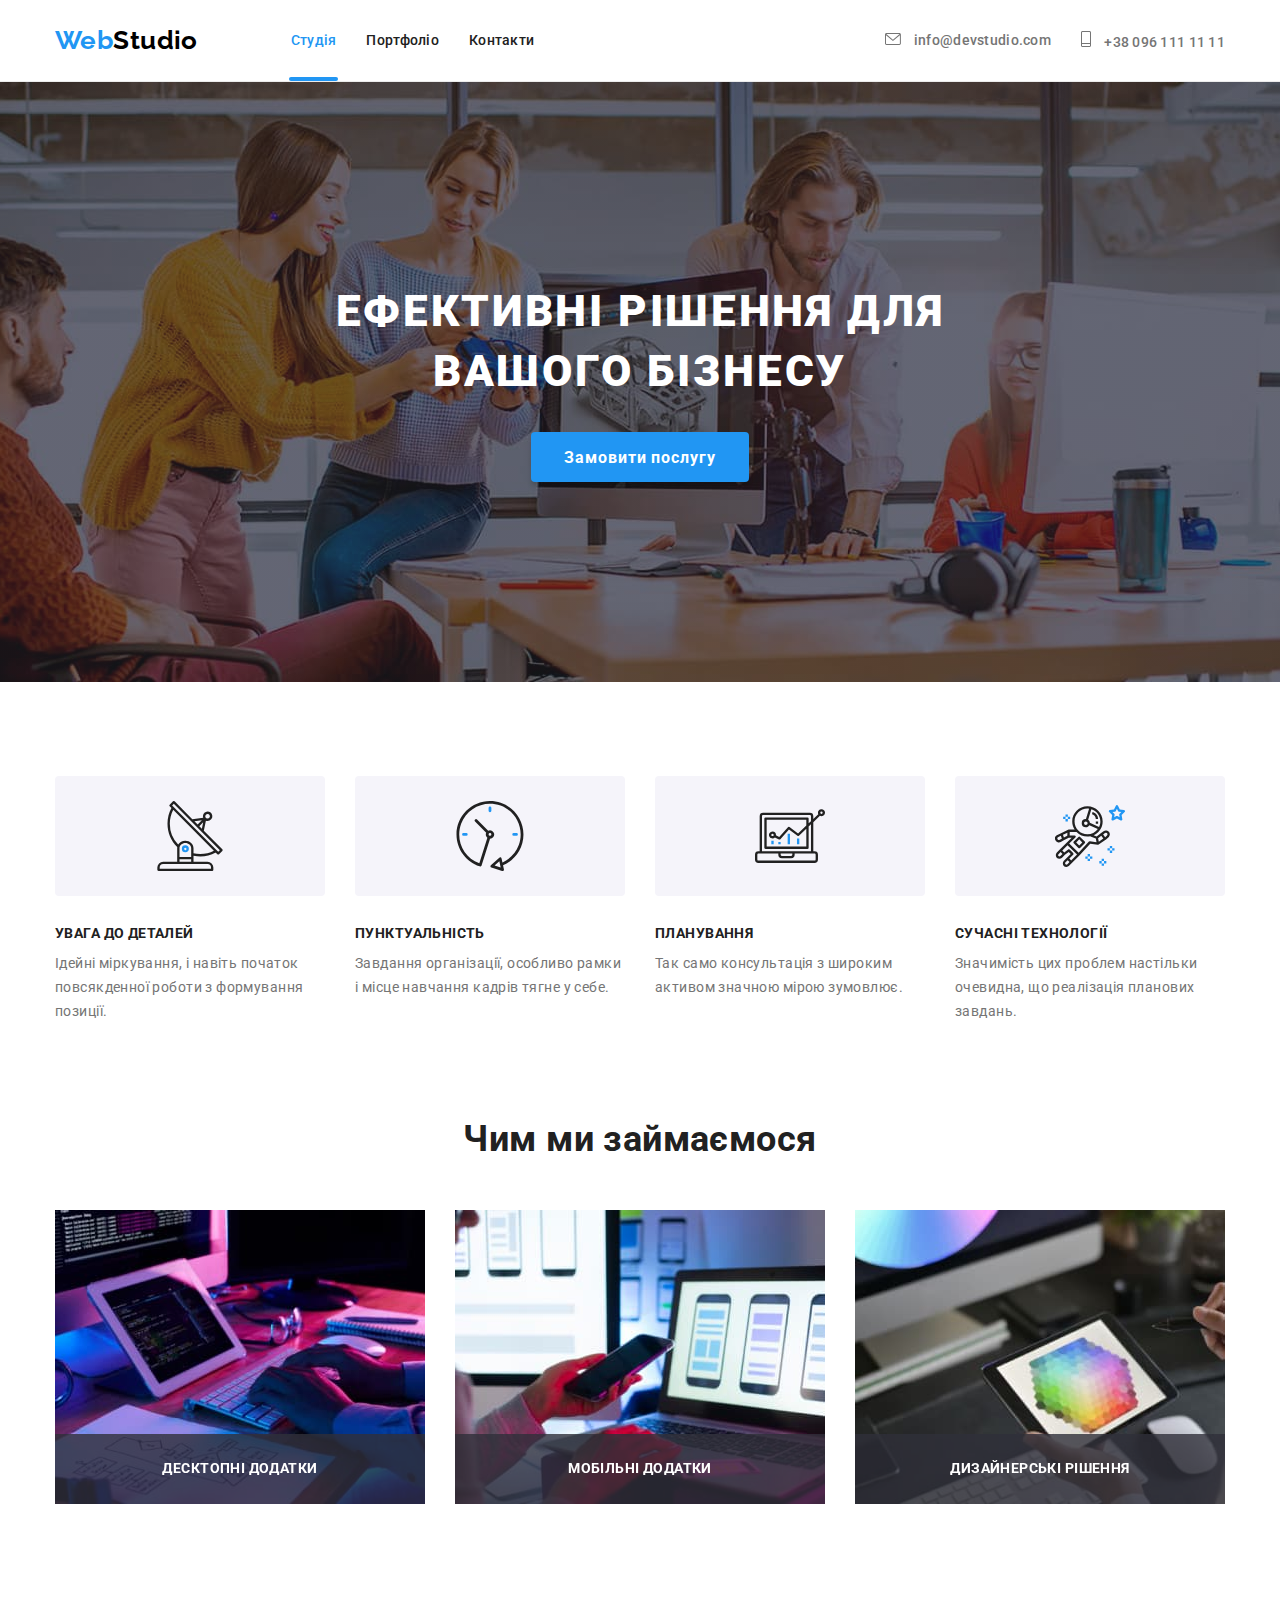
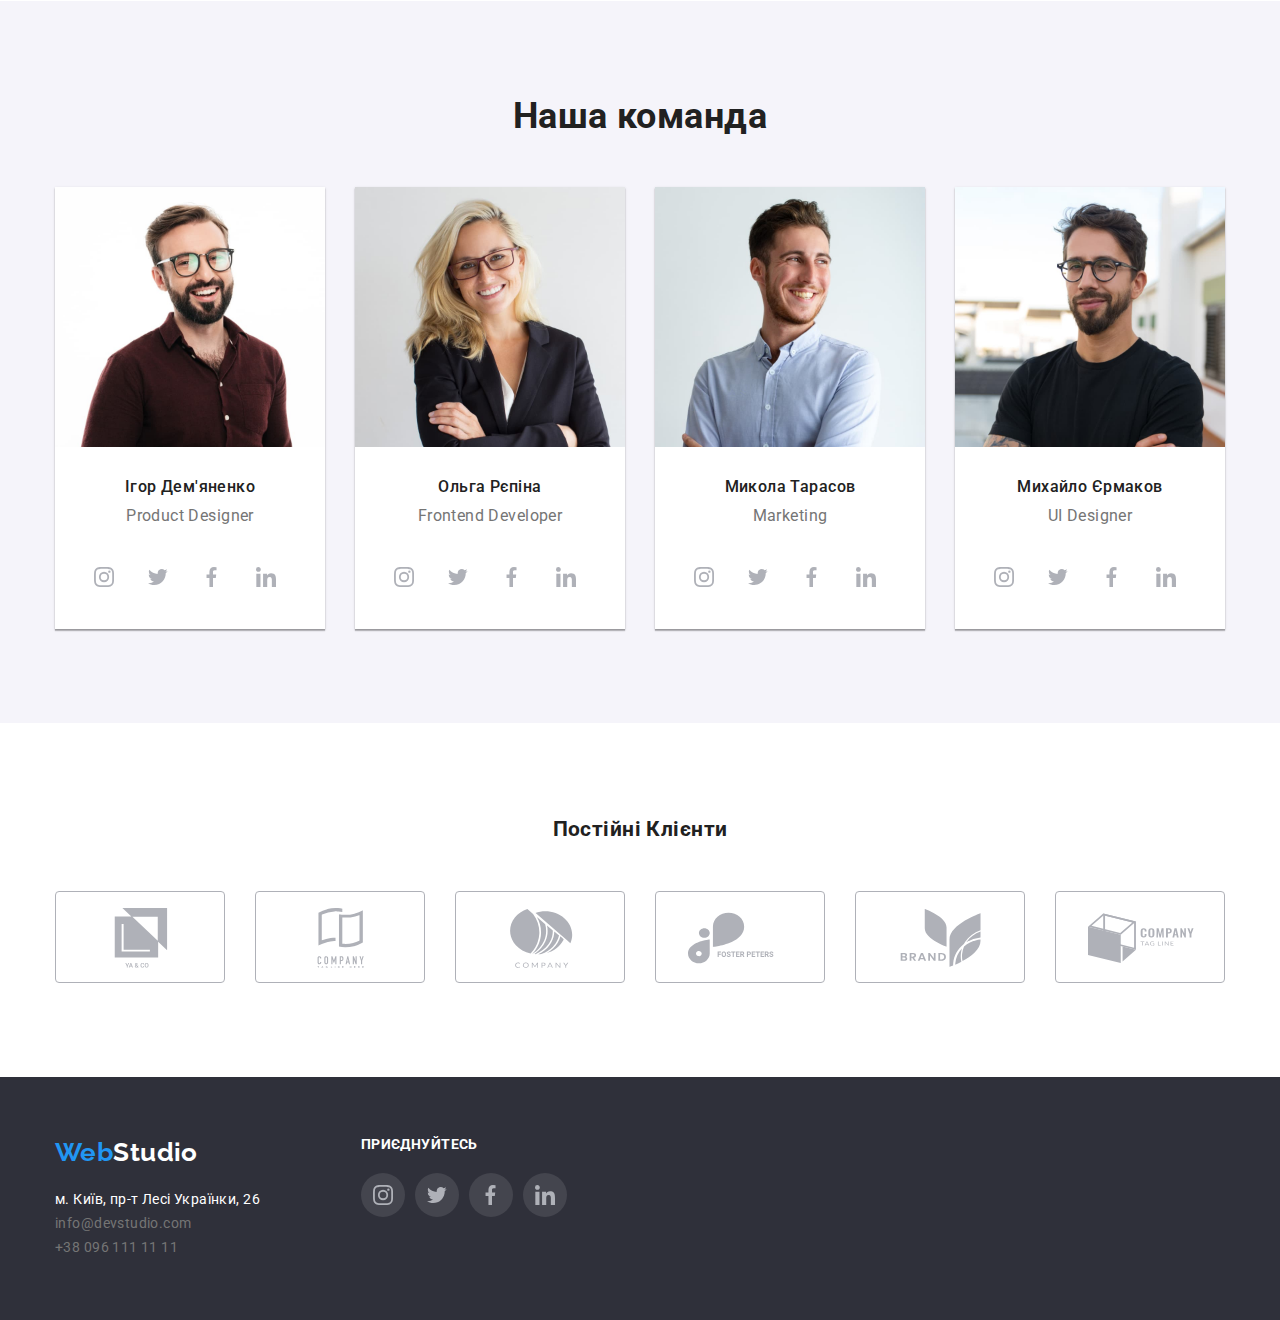
<file: index.html>
<!DOCTYPE html>
<html lang="uk">
  <head>
    <meta charset="UTF-8" />
    <meta http-equiv="X-UA-Compatible" content="IE=edge" />
    <meta name="viewport" content="width=device-width, initial-scale=1.0" />
    <title>Студія</title>
    <link
      rel="stylesheet"
      href="https://cdnjs.cloudflare.com/ajax/libs/modern-normalize/1.1.0/modern-normalize.min.css"
    />
    <link
      href="https://fonts.googleapis.com/css2?family=Raleway:wght@700&family=Roboto:wght@400;500;700;900&display=swap"
      rel="stylesheet"
    />
    <link rel="stylesheet" href="./css/styles.css" />
  </head>
  <body>
    <header class="header">
      <div class="container header-container">
        <nav class="header-nav">
          <a href="./index.html" class="logo link"
            ><span class="part-logo">Web</span><span class="header-logo">Studio</span></a
          >
          <ul class="nav-list list">
            <li class="item"><a href="./index.html" class="nav-link link current">Студія</a></li>
            <li class="item"><a href="./portfolio.html" class="nav-link link">Портфоліо</a></li>
            <li class="item"><a href="" class="nav-link link">Контакти</a></li>
          </ul>
        </nav>
        <ul class="contact-list list">
          <li class="header-contact">
            <a href="mailto:info@devstudio.com" class="contact-link link">
              <svg class="contact-icon" width="16" height="12">
                <use href="./images/icons.svg#envelope"></use>
              </svg>
              info@devstudio.com
            </a>
          </li>
          <li class="header-contact">
            <a href="tel:+380961111111" class="contact-link link">
              <svg width="10px" height="16px" class="contact-icon">
                <use href="./images/icons.svg#phone"></use>
              </svg>
              +38 096 111 11 11
            </a>
          </li>
        </ul>
      </div>
    </header>
    <main class="main">
      <section class="hero">
        <h1 class="hero-title">Ефективні рішення для вашого бізнесу</h1>
        <button type="button" class="button-open" data-modal-open>Замовити послугу</button>
        <div class="backdrop is-hidden" data-modal>
          <div class="modal">
            <button class="button-close" type="button" data-modal-close>
              <svg width="11px" height="11px" class="close-icon">
                <use href="./images/icons.svg#close"></use>
              </svg>
            </button>
          </div>
        </div>
      </section>
      <section class="benefits section">
        <!--Сенсовий заголовок <h2 class="benefits-title">Наші переваги</h2>Сенсовий заголовок-->
        <div class="container">
          <ul class="benefits-list list">
            <li class="item">
              <svg class="benefits-icon">
                <use href="./images/icons.svg#antenna"></use>
              </svg>
              <h3 class="benefits-list-title">Увага до деталей</h3>
              <p class="benefits-list-text">
                Ідейні міркування, і навіть початок повсякденної роботи з формування позиції.
              </p>
            </li>
            <li class="item">
              <svg class="benefits-icon">
                <use href="./images/icons.svg#clock"></use>
              </svg>
              <h3 class="benefits-list-title">Пунктуальність</h3>
              <p class="benefits-list-text">
                Завдання організації, особливо рамки і місце навчання кадрів тягне у себе.
              </p>
            </li>
            <li class="item">
              <svg class="benefits-icon">
                <use href="./images/icons.svg#graph"></use>
              </svg>
              <h3 class="benefits-list-title">Планування</h3>
              <p class="benefits-list-text">
                Так само консультація з широким активом значною мірою зумовлює.
              </p>
            </li>
            <li class="item">
              <svg class="benefits-icon">
                <use href="./images/icons.svg#astronaut"></use>
              </svg>
              <h3 class="benefits-list-title">Сучасні технології</h3>
              <p class="benefits-list-text">
                Значимість цих проблем настільки очевидна, що реалізація планових завдань.
              </p>
            </li>
          </ul>
        </div>
      </section>
      <section class="services section">
        <div class="container">
          <h2 class="services-title title">Чим ми займаємося</h2>
          <ul class="services-list list">
            <li class="item">
              <img src="./images/img1.jpg" alt="Розробка вебсайтів" width="370" height="294" />
              <p class="services-text">Десктопні додатки</p>
            </li>
            <li class="item">
              <img
                src="./images/img2.jpg"
                alt="Створення мобільних додатків"
                width="370"
                height="294"
              />
              <p class="services-text">Мобільні додатки</p>
            </li>
            <li class="item">
              <img src="./images/img3.jpg" alt="Веб-дизайн" width="370" height="294" />
              <p class="services-text">Дизайнерські рішення</p>
            </li>
          </ul>
        </div>
      </section>
      <section class="team section">
        <div class="container">
          <h2 class="team-title title">Наша команда</h2>
          <ul class="team-list list">
            <li class="item">
              <div class="card">
                <img
                  src="./images/img4.jpg"
                  alt="Член команди"
                  width="270"
                  height="260"
                  class="team-member"
                />
                <h3 class="team-list-title">Ігор Дем'яненко</h3>
                <p lang="en" class="team-list-text">Product Designer</p>
                <ul class="list-icon list">
                  <li class="item-icon">
                    <a class="social-network-link" href=""
                      ><svg class="social-network" width="20" height="20">
                        <use href="./images/icons.svg#instagram"></use>
                      </svg>
                    </a>
                  </li>
                  <li class="item-icon">
                    <a class="social-network-link" href="">
                      <svg class="social-network" width="20" height="20">
                        <use href="./images/icons.svg#twitter"></use>
                      </svg>
                    </a>
                  </li>
                  <li class="item-icon">
                    <a class="social-network-link" href="">
                      <svg class="social-network" width="20" height="20">
                        <use href="./images/icons.svg#facebook"></use>
                      </svg>
                    </a>
                  </li>
                  <li class="item-icon">
                    <a class="social-network-link" href="">
                      <svg class="social-network" width="20" height="20">
                        <use href="./images/icons.svg#linkedin"></use>
                      </svg>
                    </a>
                  </li>
                </ul>
              </div>
            </li>
            <li class="item">
              <div class="card">
                <img
                  src="./images/img5.jpg"
                  alt="Член команди"
                  width="270"
                  height="260"
                  class="team-member"
                />
                <h3 class="team-list-title">Ольга Рєпіна</h3>
                <p lang="en" class="team-list-text">Frontend Developer</p>
                <ul class="list-icon list">
                  <li class="item-icon">
                    <a class="social-network-link" href=""
                      ><svg class="social-network" width="20" height="20">
                        <use href="./images/icons.svg#instagram"></use>
                      </svg>
                    </a>
                  </li>
                  <li class="item-icon">
                    <a class="social-network-link" href="">
                      <svg class="social-network" width="20" height="20">
                        <use href="./images/icons.svg#twitter"></use>
                      </svg>
                    </a>
                  </li>
                  <li class="item-icon">
                    <a class="social-network-link" href="">
                      <svg class="social-network" width="20" height="20">
                        <use href="./images/icons.svg#facebook"></use>
                      </svg>
                    </a>
                  </li>
                  <li class="item-icon">
                    <a class="social-network-link" href="">
                      <svg class="social-network" width="20" height="20">
                        <use href="./images/icons.svg#linkedin"></use>
                      </svg>
                    </a>
                  </li>
                </ul>
              </div>
            </li>
            <li class="item">
              <div class="card">
                <img
                  src="./images/img6.jpg"
                  alt="Член команди"
                  width="270"
                  height="260"
                  class="team-member"
                />
                <h3 class="team-list-title">Микола Тарасов</h3>
                <p lang="en" class="team-list-text">Marketing</p>
                <ul class="list-icon list">
                  <li class="item-icon">
                    <a class="social-network-link" href=""
                      ><svg class="social-network" width="20" height="20">
                        <use href="./images/icons.svg#instagram"></use>
                      </svg>
                    </a>
                  </li>
                  <li class="item-icon">
                    <a class="social-network-link" href="">
                      <svg class="social-network" width="20" height="20">
                        <use href="./images/icons.svg#twitter"></use>
                      </svg>
                    </a>
                  </li>
                  <li class="item-icon">
                    <a class="social-network-link" href="">
                      <svg class="social-network" width="20" height="20">
                        <use href="./images/icons.svg#facebook"></use>
                      </svg>
                    </a>
                  </li>
                  <li class="item-icon">
                    <a class="social-network-link" href="">
                      <svg class="social-network" width="20" height="20">
                        <use href="./images/icons.svg#linkedin"></use>
                      </svg>
                    </a>
                  </li>
                </ul>
              </div>
            </li>
            <li class="item">
              <div class="card">
                <img
                  src="./images/img7.jpg"
                  alt="Член команди"
                  width="270"
                  height="260"
                  class="team-member"
                />
                <h3 class="team-list-title">Михайло Єрмаков</h3>
                <p lang="en" class="team-list-text">UI Designer</p>
                <ul class="list-icon list">
                  <li class="item-icon">
                    <a class="social-network-link" class="social-network-link" href=""
                      ><svg class="social-network" width="20" height="20">
                        <use href="./images/icons.svg#instagram"></use>
                      </svg>
                    </a>
                  </li>
                  <li class="item-icon">
                    <a class="social-network-link" href="">
                      <svg class="social-network" width="20" height="20">
                        <use href="./images/icons.svg#twitter"></use>
                      </svg>
                    </a>
                  </li>
                  <li class="item-icon">
                    <a class="social-network-link" href="">
                      <svg class="social-network" width="20" height="20">
                        <use href="./images/icons.svg#facebook"></use>
                      </svg>
                    </a>
                  </li>
                  <li class="item-icon">
                    <a class="social-network-link" href="">
                      <svg class="social-network" width="20" height="20">
                        <use href="./images/icons.svg#linkedin"></use>
                      </svg>
                    </a>
                  </li>
                </ul>
              </div>
            </li>
          </ul>
        </div>
      </section>
      <section class="clients section">
        <div class="container">
          <h2 class="clients-title">Постійні Клієнти</h2>
          <ul class="list-clients list">
            <li class="client-item">
              <a class="client-link" href="">
                <svg class="client-icon" width="106" height="60">
                  <use href="./images/icons.svg#client1"></use>
                </svg>
              </a>
            </li>
            <li class="client-item">
              <a class="client-link" href="">
                <svg class="client-icon" width="106" height="60">
                  <use href="./images/icons.svg#client2"></use>
                </svg>
              </a>
            </li>
            <li class="client-item">
              <a class="client-link" href="">
                <svg class="client-icon" width="106" height="60">
                  <use href="./images/icons.svg#client3"></use>
                </svg>
              </a>
            </li>
            <li class="client-item">
              <a class="client-link" href="">
                <svg class="client-icon" width="106" height="60">
                  <use href="./images/icons.svg#client4"></use>
                </svg>
              </a>
            </li>
            <li class="client-item">
              <a class="client-link" class="client-link" href="">
                <svg class="client-icon" width="106" height="60">
                  <use href="./images/icons.svg#client5"></use>
                </svg>
              </a>
            </li>
            <li class="client-item">
              <a class="client-link" href="">
                <svg class="client-icon" width="106" height="60">
                  <use href="./images/icons.svg#client6"></use>
                </svg>
              </a>
            </li>
          </ul>
        </div>
      </section>
    </main>
    <footer class="footer">
      <div class="container">
        <ul class="footer-list list">
          <li class="footer-item">
            <a href="./index.html" class="logo link"
              ><span class="part-logo">Web</span><span class="footer-logo">Studio</span></a
            >
            <address class="address">
              <span class="address-text">м. Київ, пр-т Лесі Українки, 26</span><br />
              <a href="mailto:info@devstudio.com" class="footer-link link">info@devstudio.com</a
              ><br />
              <a href="tel:+380961111111" class="footer-link link">+38 096 111 11 11</a>
            </address>
          </li>
          <li class="footer-item">
            <p class="footer-text">Приєднуйтесь</p>
            <ul class="footer-list-icon list">
              <li class="footer-item-icon">
                <a class="footer-item-link link" href=""
                  ><svg class="footer-social-network" width="20" height="20">
                    <use href="./images/icons.svg#instagram"></use>
                  </svg>
                </a>
              </li>
              <li class="footer-item-icon">
                <a class="footer-item-link link" href="">
                  <svg class="footer-social-network" width="20" height="20">
                    <use href="./images/icons.svg#twitter"></use>
                  </svg>
                </a>
              </li>
              <li class="footer-item-icon">
                <a class="footer-item-link link" href="">
                  <svg class="footer-social-network" width="20" height="20">
                    <use href="./images/icons.svg#facebook"></use>
                  </svg>
                </a>
              </li>
              <li class="footer-item-icon">
                <a class="footer-item-link link" href="">
                  <svg class="footer-social-network" width="20" height="20">
                    <use href="./images/icons.svg#linkedin"></use>
                  </svg>
                </a>
              </li>
            </ul>
          </li>
        </ul>
      </div>
    </footer>
    <script src="./js/modal.js"></script>
  </body>
</html>
</file>
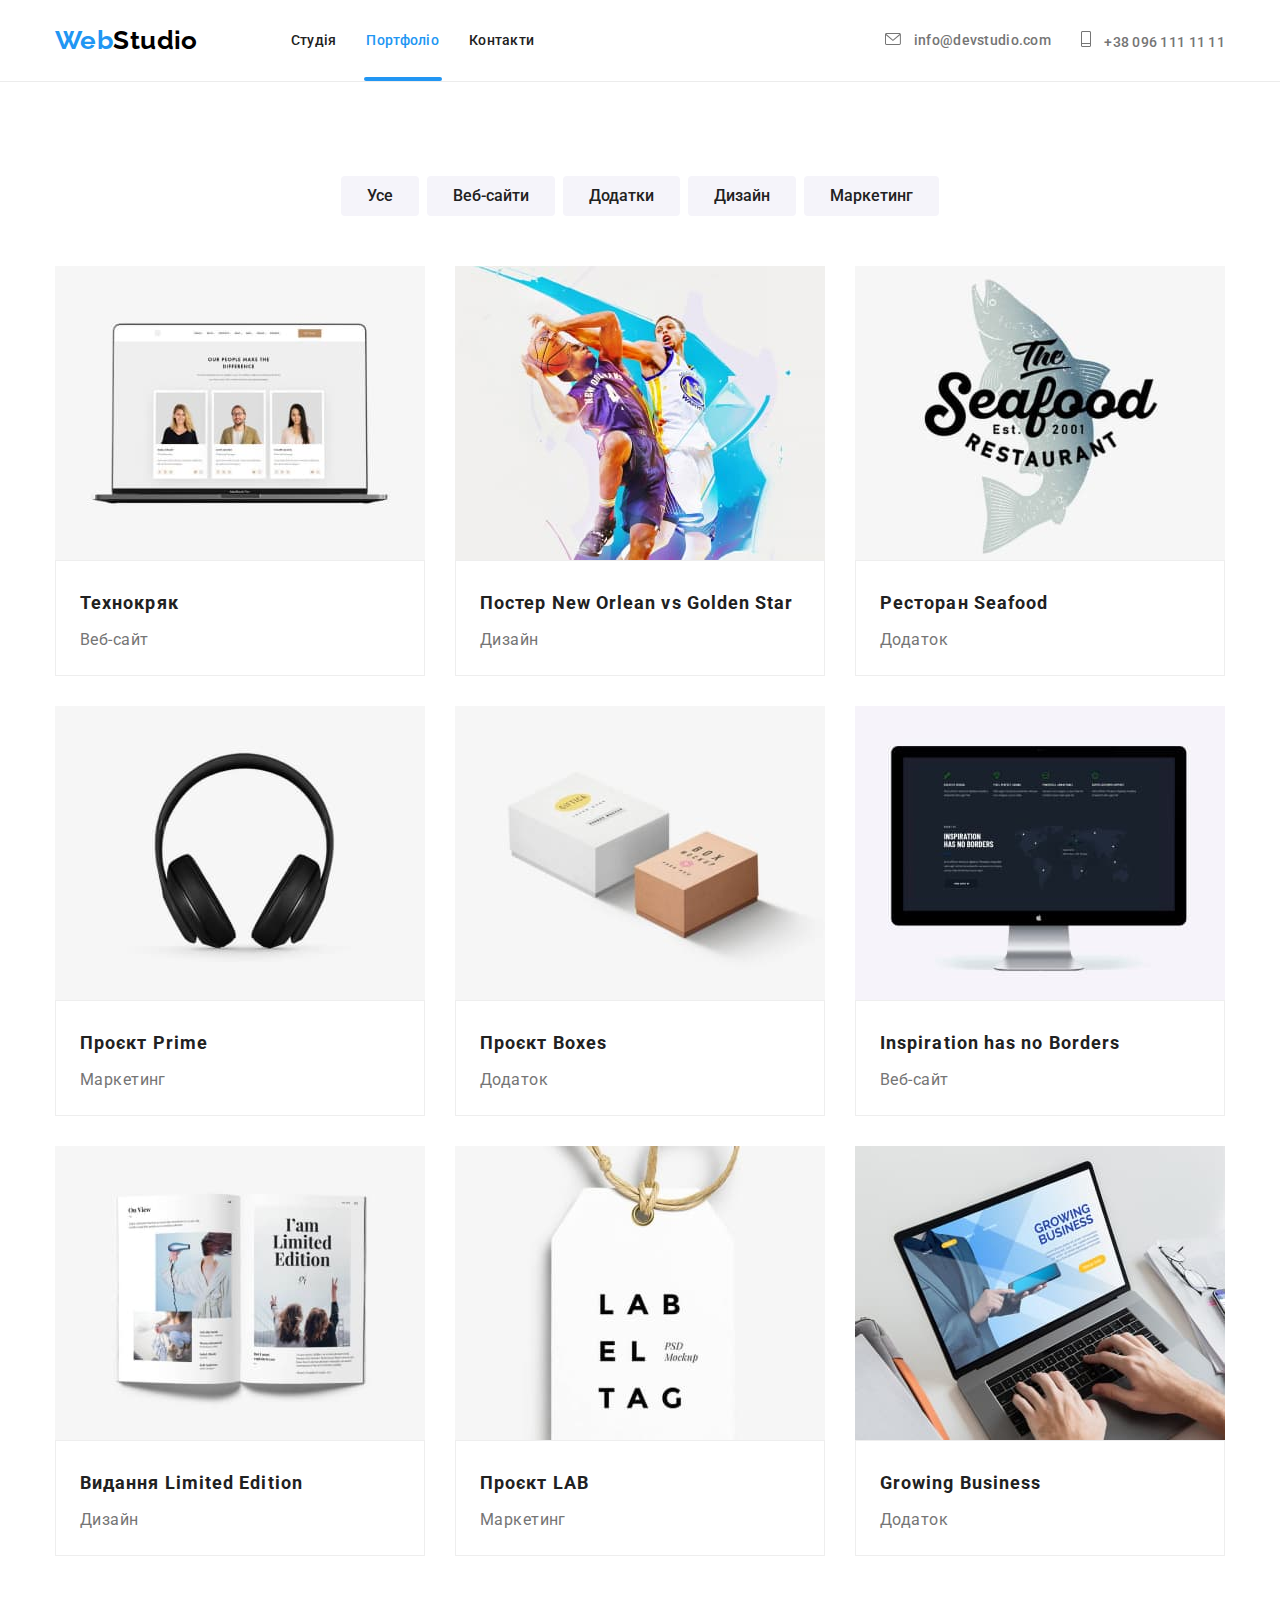
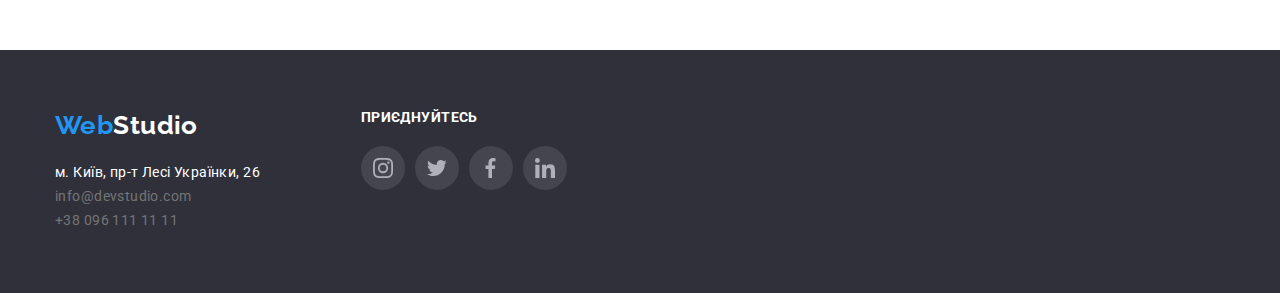
<file: portfolio.html>
<!DOCTYPE html>
<html lang="en">
  <head>
    <meta charset="UTF-8" />
    <meta http-equiv="X-UA-Compatible" content="IE=edge" />
    <meta name="viewport" content="width=device-width, initial-scale=1.0" />
    <title>Портфоліо</title>
    <link
      rel="stylesheet"
      href="https://cdnjs.cloudflare.com/ajax/libs/modern-normalize/1.1.0/modern-normalize.min.css"
    />
    <link
      href="https://fonts.googleapis.com/css2?family=Raleway:wght@700&family=Roboto:wght@400;500;700;900&display=swap"
      rel="stylesheet"
    />
    <link rel="stylesheet" href="./css/styles.css" />
  </head>
  <body>
    <header class="header">
      <div class="container header-container">
        <nav class="header-nav">
          <a href="./index.html" class="logo link"
            ><span class="part-logo">Web</span><span class="header-logo">Studio</span></a
          >
          <ul class="nav-list list">
            <li class="item"><a href="./index.html" class="nav-link link">Студія</a></li>
            <li class="item">
              <a href="./portfolio.html" class="nav-link link current">Портфоліо</a>
            </li>
            <li class="item"><a href="" class="nav-link link">Контакти</a></li>
          </ul>
        </nav>
        <ul class="contact-list list">
          <li class="header-contact">
            <a href="mailto:info@devstudio.com" class="contact-link link">
              <svg class="contact-icon" width="16" height="12">
                <use href="./images/icons.svg#envelope"></use>
              </svg>
              info@devstudio.com
            </a>
          </li>
          <li class="header-contact">
            <a href="tel:+380961111111" class="contact-link link">
              <svg width="10px" height="16px" class="contact-icon">
                <use href="./images/icons.svg#phone"></use>
              </svg>
              +38 096 111 11 11
            </a>
          </li>
        </ul>
      </div>
    </header>
    <main>
      <section class="projects section">
        <!--<h1 class="projects-title">Наші проєкти</h1> Сенсовий заголовок-->
        <div class="container">
          <ul class="filter-list list">
            <li class="item"><button type="button" class="filter-button">Усе</button></li>
            <li class="item"><button type="button" class="filter-button">Веб-сайти</button></li>
            <li class="item"><button type="button" class="filter-button">Додатки</button></li>
            <li class="item"><button type="button" class="filter-button">Дизайн</button></li>
            <li class="item"><button type="button" class="filter-button">Маркетинг</button></li>
          </ul>
          <ul class="projects-list list">
            <li class="item">
              <a href="" class="card-link link">
                <div class="card-portfolio">
                  <div class="card-thumb">
                    <img
                      src="./images/img8.jpg"
                      alt="Веб-сайт"
                      width="370"
                      height="294"
                      class="project-image"
                    />
                    <div class="overlay">
                      <p class="card-text">
                        Ресурс пропонує комплексні пропозиції з різним рівнем функціоналу та
                        сервісів. Все це дозволить відвідувачу отримати вичерпні відомості про
                        компанію чи приватну особу.
                      </p>
                    </div>
                  </div>
                  <div class="frame">
                    <h2 class="project-title">Технокряк</h2>
                    <p class="project-text">Веб-сайт</p>
                  </div>
                </div>
              </a>
            </li>
            <li class="item">
              <a href="" class="card-link link">
                <div class="card-portfolio">
                  <div class="card-thumb">
                    <img
                      src="./images/img9.jpg"
                      alt="Дизайн"
                      width="370"
                      height="294"
                      class="project-image"
                    />
                    <div class="overlay">
                      <p class="card-text">
                        Ресурс пропонує комплексні пропозиції з різним рівнем функціоналу та
                        сервісів. Все це дозволить відвідувачу отримати вичерпні відомості про
                        компанію чи приватну особу.
                      </p>
                    </div>
                  </div>
                  <div class="frame">
                    <h2 class="project-title">
                      Постер <span lang="en">New Orlean vs Golden Star</span>
                    </h2>
                    <p class="project-text">Дизайн</p>
                  </div>
                </div>
              </a>
            </li>
            <li class="item">
              <a href="" class="card-link link">
                <div class="card-portfolio">
                  <div class="card-thumb">
                    <img
                      src="./images/img10.jpg"
                      alt="Додаток"
                      width="370"
                      height="294"
                      class="project-image"
                    />
                    <div class="overlay">
                      <p class="card-text">
                        Ресурс пропонує комплексні пропозиції з різним рівнем функціоналу та
                        сервісів. Все це дозволить відвідувачу отримати вичерпні відомості про
                        компанію чи приватну особу.
                      </p>
                    </div>
                  </div>
                  <div class="frame">
                    <h2 class="project-title">Ресторан <span lang="en">Seafood</span></h2>
                    <p class="project-text">Додаток</p>
                  </div>
                </div>
              </a>
            </li>
            <li class="item">
              <a href="" class="card-link link">
                <div class="card-portfolio">
                  <div class="card-thumb">
                    <img
                      src="./images/img11.jpg"
                      alt="Маркетинг"
                      width="370"
                      height="294"
                      class="project-image"
                    />
                    <div class="overlay">
                      <p class="card-text">
                        Ресурс пропонує комплексні пропозиції з різним рівнем функціоналу та
                        сервісів. Все це дозволить відвідувачу отримати вичерпні відомості про
                        компанію чи приватну особу.
                      </p>
                    </div>
                  </div>
                  <div class="frame">
                    <h2 class="project-title">Проєкт <span lang="en">Prime</span></h2>
                    <p class="project-text">Маркетинг</p>
                  </div>
                </div>
              </a>
            </li>
            <li class="item">
              <a href="" class="card-link link">
                <div class="card-portfolio">
                  <div class="card-thumb">
                    <img
                      src="./images/img12.jpg"
                      alt="Додаток"
                      width="370"
                      height="294"
                      class="project-image"
                    />
                    <div class="overlay">
                      <p class="card-text">
                        Ресурс пропонує комплексні пропозиції з різним рівнем функціоналу та
                        сервісів. Все це дозволить відвідувачу отримати вичерпні відомості про
                        компанію чи приватну особу.
                      </p>
                    </div>
                  </div>
                  <div class="frame">
                    <h2 class="project-title">Проєкт <span lang="en">Boxes</span></h2>
                    <p class="project-text">Додаток</p>
                  </div>
                </div>
              </a>
            </li>
            <li class="item">
              <a href="" class="card-link link">
                <div class="card-portfolio">
                  <div class="card-thumb">
                    <img
                      src="./images/img13.jpg"
                      alt="Веб-сайт"
                      width="370"
                      height="294"
                      class="project-image"
                    />
                    <div class="overlay">
                      <p class="card-text">
                        Ресурс пропонує комплексні пропозиції з різним рівнем функціоналу та
                        сервісів. Все це дозволить відвідувачу отримати вичерпні відомості про
                        компанію чи приватну особу.
                      </p>
                    </div>
                  </div>
                  <div class="frame">
                    <h2 class="project-title" lang="en">Inspiration has no Borders</h2>
                    <p class="project-text">Веб-сайт</p>
                  </div>
                </div>
              </a>
            </li>
            <li class="item">
              <a href="" class="card-link link">
                <div class="card-portfolio">
                  <div class="card-thumb">
                    <img
                      src="./images/img14.jpg"
                      alt="Дизайн"
                      width="370"
                      height="294"
                      class="project-image"
                    />
                    <div class="overlay">
                      <p class="card-text">
                        Ресурс пропонує комплексні пропозиції з різним рівнем функціоналу та
                        сервісів. Все це дозволить відвідувачу отримати вичерпні відомості про
                        компанію чи приватну особу.
                      </p>
                    </div>
                  </div>
                  <div class="frame">
                    <h2 class="project-title">Видання <span lang="en">Limited Edition</span></h2>
                    <p class="project-text">Дизайн</p>
                  </div>
                </div>
              </a>
            </li>
            <li class="item">
              <a href="" class="card-link link">
                <div class="card-portfolio">
                  <div class="card-thumb">
                    <img
                      src="./images/img15.jpg"
                      alt="Маркетинг"
                      width="370"
                      height="294"
                      class="project-image"
                    />
                    <div class="overlay">
                      <p class="card-text">
                        Ресурс пропонує комплексні пропозиції з різним рівнем функціоналу та
                        сервісів. Все це дозволить відвідувачу отримати вичерпні відомості про
                        компанію чи приватну особу.
                      </p>
                    </div>
                  </div>
                  <div class="frame">
                    <h2 class="project-title">Проєкт <span lang="en">LAB</span></h2>
                    <p class="project-text">Маркетинг</p>
                  </div>
                </div>
              </a>
            </li>
            <li class="item">
              <a href="" class="card-link link">
                <div class="card-portfolio">
                  <div class="card-thumb">
                    <img
                      src="./images/img16.jpg"
                      alt="Додаток"
                      width="370"
                      height="294"
                      class="project-image"
                    />
                    <div class="overlay">
                      <p class="card-text">
                        Ресурс пропонує комплексні пропозиції з різним рівнем функціоналу та
                        сервісів. Все це дозволить відвідувачу отримати вичерпні відомості про
                        компанію чи приватну особу.
                      </p>
                    </div>
                  </div>
                  <div class="frame">
                    <h2 class="project-title" lang="en">Growing Business</h2>
                    <p class="project-text">Додаток</p>
                  </div>
                </div>
              </a>
            </li>
          </ul>
        </div>
      </section>
    </main>
    <footer class="footer">
      <div class="container">
        <ul class="footer-list list">
          <li class="footer-item">
            <a href="./index.html" class="logo link"
              ><span class="part-logo">Web</span><span class="footer-logo">Studio</span></a
            >
            <address class="address">
              <span class="address-text">м. Київ, пр-т Лесі Українки, 26</span><br />
              <a href="mailto:info@devstudio.com" class="footer-link link">info@devstudio.com</a
              ><br />
              <a href="tel:+380961111111" class="footer-link link">+38 096 111 11 11</a>
            </address>
          </li>
          <li class="footer-item">
            <p class="footer-text">Приєднуйтесь</p>
            <ul class="footer-list-icon list">
              <li class="footer-item-icon">
                <a class="footer-item-link link" href=""
                  ><svg class="footer-social-network" width="20" height="20">
                    <use href="./images/icons.svg#instagram"></use>
                  </svg>
                </a>
              </li>
              <li class="footer-item-icon">
                <a class="footer-item-link link" href="">
                  <svg class="footer-social-network" width="20" height="20">
                    <use href="./images/icons.svg#twitter"></use>
                  </svg>
                </a>
              </li>
              <li class="footer-item-icon">
                <a class="footer-item-link link" href="">
                  <svg class="footer-social-network" width="20" height="20">
                    <use href="./images/icons.svg#facebook"></use>
                  </svg>
                </a>
              </li>
              <li class="footer-item-icon">
                <a class="footer-item-link link" href="">
                  <svg class="footer-social-network" width="20" height="20">
                    <use href="./images/icons.svg#linkedin"></use>
                  </svg>
                </a>
              </li>
            </ul>
          </li>
        </ul>
      </div>
    </footer>
  </body>
</html>
</file>
<file: css/styles.css>
/*colors*/
:root {
  --primary-text-color: #757575;
  --title-text-color: #212121;
  --acent-color: #2196f3;
  --primary-white-color: #ffffff;
  --contact-footer-color: rgba(255, 255, 255, 0, 6);
  --background-button-color: #f5f4fa;
  --background-dark-color: #2f303a;
  --background-color-section-team: #f5f4fa;
}
/*body*/
body {
  background-color: var(--primary-white-color);
  color: var(--primary-text-color);
  font-family: 'Roboto', sans-serif;
  letter-spacing: 0.03em;
  font-size: 14px;
}
h1,
h2,
h3,
h4,
h5,
h6,
ul,
p {
  margin: 0;
  padding: 0;
}
.container {
  width: 1200px;
  margin-right: auto;
  margin-left: auto;
  padding-left: 15px;
  padding-right: 15px;
}
/*list-style and text-decoration*/
.list {
  list-style: none;
}
.link {
  text-decoration: none;
}
/*header*/
.header-container {
  display: flex;
  align-items: center;
  justify-content: space-between;
}
/*logo*/
.logo {
  font-family: 'Raleway', sans-serif;
  font-family: 'Raleway';
  font-weight: 700;
  font-size: 26px;
  line-height: 1.19;

  margin-right: 93px;
}
.part-logo {
  color: var(--acent-color);
}
.header-logo {
  color: #000000;
}
.footer-logo {
  color: var(--primary-white-color);
}
/*navigation*/
.header-nav {
  display: flex;
  align-items: center;
}
.header {
  border-bottom: 1px solid #ececec;
}
.nav-list .item {
  margin-right: 30px;
  margin-top: 32px;
  margin-bottom: 32px;
}
.nav-list .item:last-child {
  margin-right: 0;
}
.nav-list {
  display: flex;
}
.nav-link {
  position: relative;

  padding-top: 32px;
  padding-bottom: 32px;

  color: var(--title-text-color);
  font-weight: 500;
  line-height: 1.14;
  letter-spacing: 0.02em;
}
.nav-link.current::after {
  content: '';

  position: absolute;
  left: -4%;
  bottom: -1px;
  border-radius: 2px;

  display: block;
  width: 108%;
  height: 4px;
  background-color: var(--acent-color);
}
.nav-link:hover,
.nav-link:focus {
  color: var(--acent-color);
  transition: color 250ms cubic-bezier(0.4, 0, 0.2, 1);
}
.current {
  color: var(--acent-color);
}
/*contact */
.contact-list {
  display: flex;
  align-items: center;
}
.header-contact {
  margin-right: 30px;
}
.header-contact:last-child {
  margin-right: 0;
}
.contact-link {
  color: var(--primary-text-color);
  fill: #757575;
  font-weight: 500;
  line-height: 1.14;
  letter-spacing: 0.02em;
}
.contact-icon {
  margin-right: 10px;
  fill: currentColor;
}
.contact-link:hover,
.contact-link:focus {
  color: var(--acent-color);
  transition: color 250ms cubic-bezier(0.4, 0, 0.2, 1);
}
/*hero*/

.hero-title {
  width: 696px;
  margin: 0 auto;
  color: var(--primary-white-color);
  font-weight: 900;
  font-size: 44px;
  line-height: 1.36;
  letter-spacing: 0.06em;
  text-transform: uppercase;
  margin-bottom: 30px;
}
.hero {
  background-color: #c4c4c4;
  text-align: center;
  max-width: 1600px;
  height: 600px;
  background-image: linear-gradient(to right, rgba(47, 48, 58, 0.4), rgba(47, 48, 58, 0.4)),
    url('../images/img-hero.jpg');
  padding-top: 200px;
  padding-bottom: 200px;
  margin-right: auto;
  margin-left: auto;
  background-repeat: no-repeat;
  background-size: cover;
  background-position: center;
}

.button-open {
  min-width: 216px;
  height: 50px;
  border: 1px solid transparent;
  padding: 10px 32px;
  border-radius: 4px;
  cursor: pointer;

  color: var(--primary-white-color);
  background-color: var(--acent-color);
  font-weight: 700;
  font-size: 16px;
  line-height: 1.88;
  letter-spacing: 0.06em;
  box-shadow: 0px 4px 4px rgba(0, 0, 0, 0.15);
}
.button-close {
  position: absolute;
  top: 0;
  right: 0;

  display: flex;
  justify-content: center;
  align-items: center;

  padding-top: 10px;
  padding-bottom: 10px;
  padding-left: 9px;
  padding-right: 9px;
  width: 30px;
  height: 30px;
  margin-top: 8px;
  margin-right: 8px;

  background-color: var(--primary-white-color);
  border-radius: 50%;
  border: 1px solid rgba(0, 0, 0, 0.1);
}
.backdrop {
  position: fixed;
  top: 0;
  left: 0;

  width: 100%;
  height: 100%;

  background-color: rgba(0, 0, 0, 0.2);

  opacity: 1;
  transition: opacity 250ms cubic-bezier(0.4, 0, 0.2, 1);
}
.backdrop.is-hidden {
  opacity: 0;
  pointer-events: none;
}
.backdrop.is-hidden .modal {
  transform: translate(-50%, -50%) scale(0.9);
  transition: transform 250ms cubic-bezier(0.4, 0, 0.2, 1);
}
.modal {
  position: absolute;
  top: 50%;
  left: 50%;

  min-width: 528px;
  min-height: 581px;

  background-color: var(--primary-white-color);

  transform: scale(1) translate(-50%, -50%);
  transition: transform 250ms cubic-bezier(0.4, 0, 0.2, 1);
}
/*section*/
.section {
  padding-top: 94px;
  padding-bottom: 94px;
}
.benefits.section {
  padding-bottom: 0;
}
/*benefits*/
.benefits-list {
  display: flex;
}
.benefits-list > .item {
  margin-right: 30px;
}
.benefits-list > .item:last-child {
  margin-right: 0;
}
.benefits-icon {
  display: block;
  background-color: #f5f4fa;
  border-radius: 4px;
  width: 270px;
  height: 120px;
  margin-bottom: 30px;
  padding: 25px 100px;
}
.benefits-list-title {
  color: var(--title-text-color);
  font-size: 14px;
  font-weight: 700;
  line-height: 1.14;
  text-transform: uppercase;
  margin-bottom: 10px;
}
.benefits-list-text {
  line-height: 1.71;
}
/*services and team*/
.services-list {
  display: flex;
}
.services-list .item {
  position: relative;
}
.services-text {
  position: absolute;

  bottom: 3px;
  left: 0;

  display: flex;
  align-items: center;
  justify-content: center;

  width: 100%;
  height: 70px;

  font-weight: 700;
  font-size: 14px;
  line-height: 1.14;
  text-align: center;
  letter-spacing: 0.03em;
  text-transform: uppercase;
  color: var(--primary-white-color);
  background-color: rgba(47, 48, 58, 0.8);
}
.services-list > .item {
  margin-right: 30px;
}
.services-list > .item:last-child {
  margin-right: 0;
}
.title {
  margin-bottom: 50px;
  color: var(--title-text-color);
  font-weight: 700;
  font-size: 36px;
  line-height: 1.17;
  text-align: center;
}
.team.section {
  background-color: var(--background-color-section-team);
}
.card {
  box-shadow: 0px 1px 3px rgba(0, 0, 0, 0.12), 0px 1px 1px rgba(0, 0, 0, 0.14),
    0px 2px 1px rgba(0, 0, 0, 0.2);
}
.team-list {
  display: flex;
  text-align: center;
}
.team-list-title {
  color: var(--title-text-color);
  font-weight: 500;
  font-size: 16px;
  line-height: 1.19;
  margin-bottom: 10px;
}
.team-list-text {
  font-size: 16px;
  line-height: 1.19;
  margin-bottom: 30px;
}
.team-member {
  display: block;
  margin-bottom: 30px;
}
.team-list > .item {
  margin-right: 30px;
  background-color: var(--primary-white-color);
}

.team-list > .item:last-child {
  margin-right: 0;
}
.list-icon {
  display: flex;
  justify-content: center;
}
.list-icon .item-icon {
  border-radius: 50%;
  width: 44px;
  height: 44px;
  margin-bottom: 30px;
  margin-right: 10px;
  padding: 12px;
}
.social-network-link {
  fill: #afb1b8;
}
.item-icon:hover {
  background-color: var(--acent-color);
  cursor: pointer;
  transition: background-color 250ms cubic-bezier(0.4, 0, 0.2, 1);
}
.item-icon:focus-within {
  background-color: var(--acent-color);
  transition: background-color 250ms cubic-bezier(0.4, 0, 0.2, 1);
}
.social-network-link:focus {
  fill: var(--primary-white-color);
  transition: fill 250ms cubic-bezier(0.4, 0, 0.2, 1);
}
.item-icon:hover .social-network-link {
  fill: var(--primary-white-color);
  transition: fill 250ms cubic-bezier(0.4, 0, 0.2, 1);
}
/*clients*/
.clients-title {
  color: var(--title-text-color);
  text-align: center;
  margin-bottom: 50px;
}
.list-clients {
  display: flex;
  justify-content: center;
}
.client-item {
  width: 170px;
  height: 92px;
  margin-right: 30px;
  border: 1px solid #afb1b8;
  border-radius: 4px;
  padding: 16px 32px;
}
.client-item:last-child {
  margin-right: 0;
}
.client-link {
  fill: #afb1b8;
}
.client-item:hover,
.client-item:focus-within {
  border: 1px solid var(--acent-color);
  transition: border 250ms cubic-bezier(0.4, 0, 0.2, 1);
}
.client-item:hover .client-link,
.client-link:focus {
  fill: var(--acent-color);
  transition: fill 250ms cubic-bezier(0.4, 0, 0.2, 1);
}
/*footer*/
.footer {
  padding-top: 60px;
  padding-bottom: 60px;
}
.address {
  margin-top: 20px;
}
.address-text {
  color: var(--primary-white-color);
  line-height: 1.71;
  font-style: normal;
}
.footer-link {
  color: var(--contact-down-color);
  line-height: 1.71;
  font-style: normal;
}
.footer-link:hover,
.footer-link:focus {
  color: var(--acent-color);
  transition: color 250ms cubic-bezier(0.4, 0, 0.2, 1);
}
.footer {
  background-color: var(--background-dark-color);
}
.footer-text {
  font-weight: 700;
  line-height: 1.14;
  text-transform: uppercase;
  color: var(--primary-white-color);
  margin-bottom: 20px;
}
.footer-list {
  display: flex;
}
.footer-item {
  margin-right: 70px;
}
.footer-item:last-child {
  margin-right: 0;
}
.footer-list-icon {
  display: flex;
}
.footer-item-icon {
  border-radius: 50%;
  width: 44px;
  height: 44px;
  margin-right: 10px;
  padding: 12px;
  background-color: rgba(255, 255, 255, 0.1);
}
.footer-item-link {
  fill: #afb1b8;
}
.footer-item-icon:hover {
  background-color: var(--acent-color);
  cursor: pointer;
  transition: background-color 250ms cubic-bezier(0.4, 0, 0.2, 1);
}
.footer-item-icon:hover .footer-item-link {
  fill: var(--primary-white-color);
  transition: fill 250ms cubic-bezier(0.4, 0, 0.2, 1);
}
.footer-item-icon:focus-within {
  background-color: var(--acent-color);
  transition: background-color 250ms cubic-bezier(0.4, 0, 0.2, 1);
}

.footer-item-link:focus {
  fill: var(--primary-white-color);
  transition: fill 250ms cubic-bezier(0.4, 0, 0.2, 1);
}

/*Портфоліо*/
/*Портфоліо кнопки*/
.filter-button {
  font-family: inherit;
  color: var(--title-text-color);
  background-color: var(--background-button-color);
  font-weight: 500;
  font-size: 16px;
  line-height: 1.63;
  border-radius: 4px;
  border: 1px solid transparent;
  cursor: pointer;
  padding: 6px 22px;
}
.filter-button:first-child {
  padding: 6px 25px;
}
.filter-list {
  display: flex;
  justify-content: center;
}
.filter-list .item {
  margin-right: 8px;
  margin-bottom: 50px;
}

.filter-list .item:last-child {
  margin-right: 0;
}
.filter-button:hover,
.filter-button:focus {
  color: var(--primary-white-color);
  background-color: var(--acent-color);
  box-shadow: 0px 3px 1px rgba(0, 0, 0, 0.1), 0px 1px 2px rgba(0, 0, 0, 0.08),
    0px 2px 2px rgba(0, 0, 0, 0.12);
  transition: background-color 250ms cubic-bezier(0.4, 0, 0.2, 1),
    box-shadow 250ms cubic-bezier(0.4, 0, 0.2, 1);
}
/*Портфоліо картки*/
.card-portfolio:hover {
  box-shadow: 0px 1px 1px rgba(0, 0, 0, 0.12), 0px 4px 4px rgba(0, 0, 0, 0.06),
    1px 4px 6px rgba(0, 0, 0, 0.16);
  transition: box-shadow 250ms cubic-bezier(0.4, 0, 0.2, 1);
}
.card-thumb {
  position: relative;
  overflow: hidden;
}
.overlay {
  position: absolute;
  bottom: 0;
  left: 0;
  width: 100%;
  height: 100%;
  background-color: rgba(33, 150, 243, 0.9);
  transform: translateY(100%);
  transition: 250ms cubic-bezier(0.4, 0, 0.2, 1);
  padding: 63px 24px;
  opacity: 0;
}
.card-portfolio:hover .overlay {
  transform: translateY(0);
  opacity: 1;
}
.card-link:focus .overlay {
  transform: translateY(0);
  opacity: 1;
}
.card-text {
  font-size: 18px;
  line-height: 1.56;
  color: var(--primary-white-color);
}
.projects-list {
  display: flex;
  flex-wrap: wrap;
}
.projects-list .item {
  margin-right: 30px;
  margin-bottom: 30px;
  background-color: #ffffff;
}
.projects-list .item:nth-child(3n) {
  margin-right: 0;
}
.projects-list .item:nth-child(n + 7) {
  margin-bottom: 0;
}
.frame {
  border: solid 1px #eeeeee;
}
.project-image {
  display: block;
}
.project-title {
  color: var(--title-text-color);
  font-weight: 700;
  font-size: 18px;
  line-height: 2;
  letter-spacing: 0.06em;
  margin-bottom: 4px;
  margin-left: 24px;
  padding-top: 24px;
}
.project-text {
  font-size: 16px;
  line-height: 1.88;
  padding-bottom: 20px;
  margin-left: 24px;

  color: var(--primary-text-color);
}
</file>
